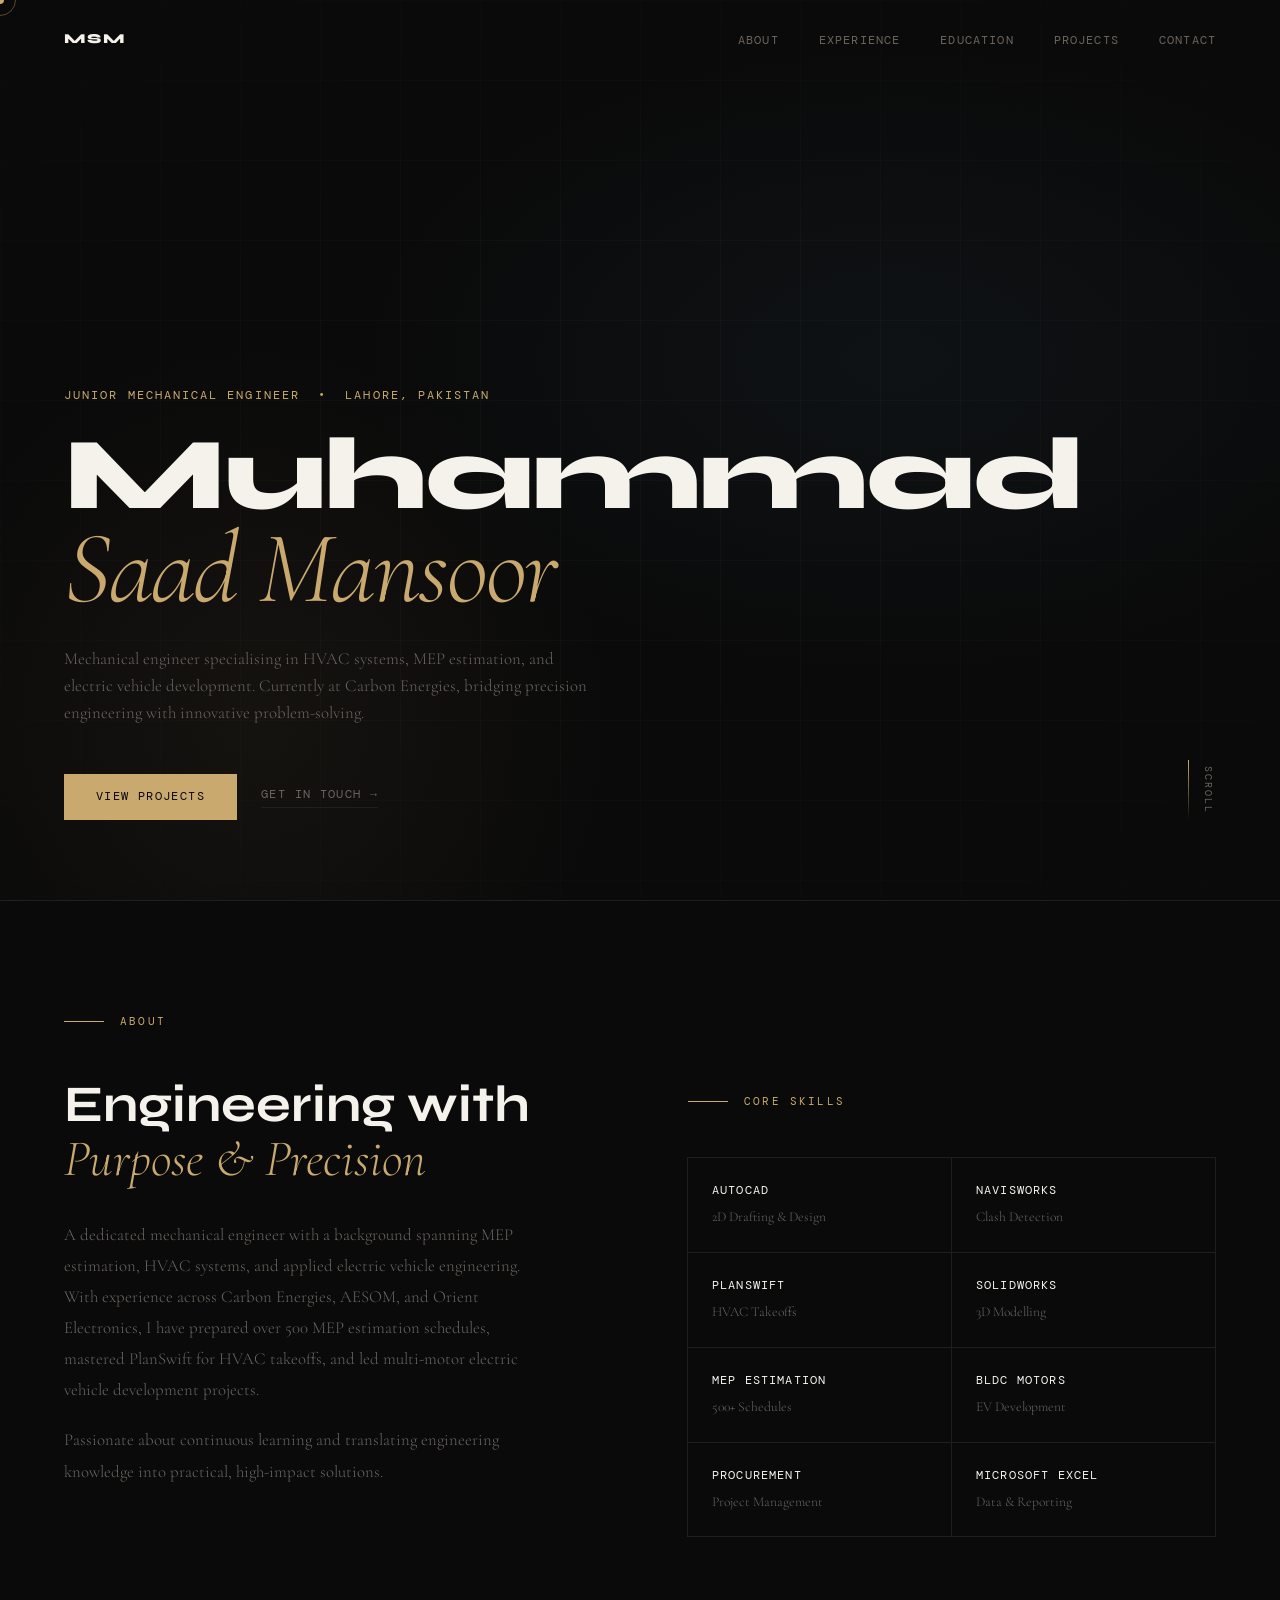
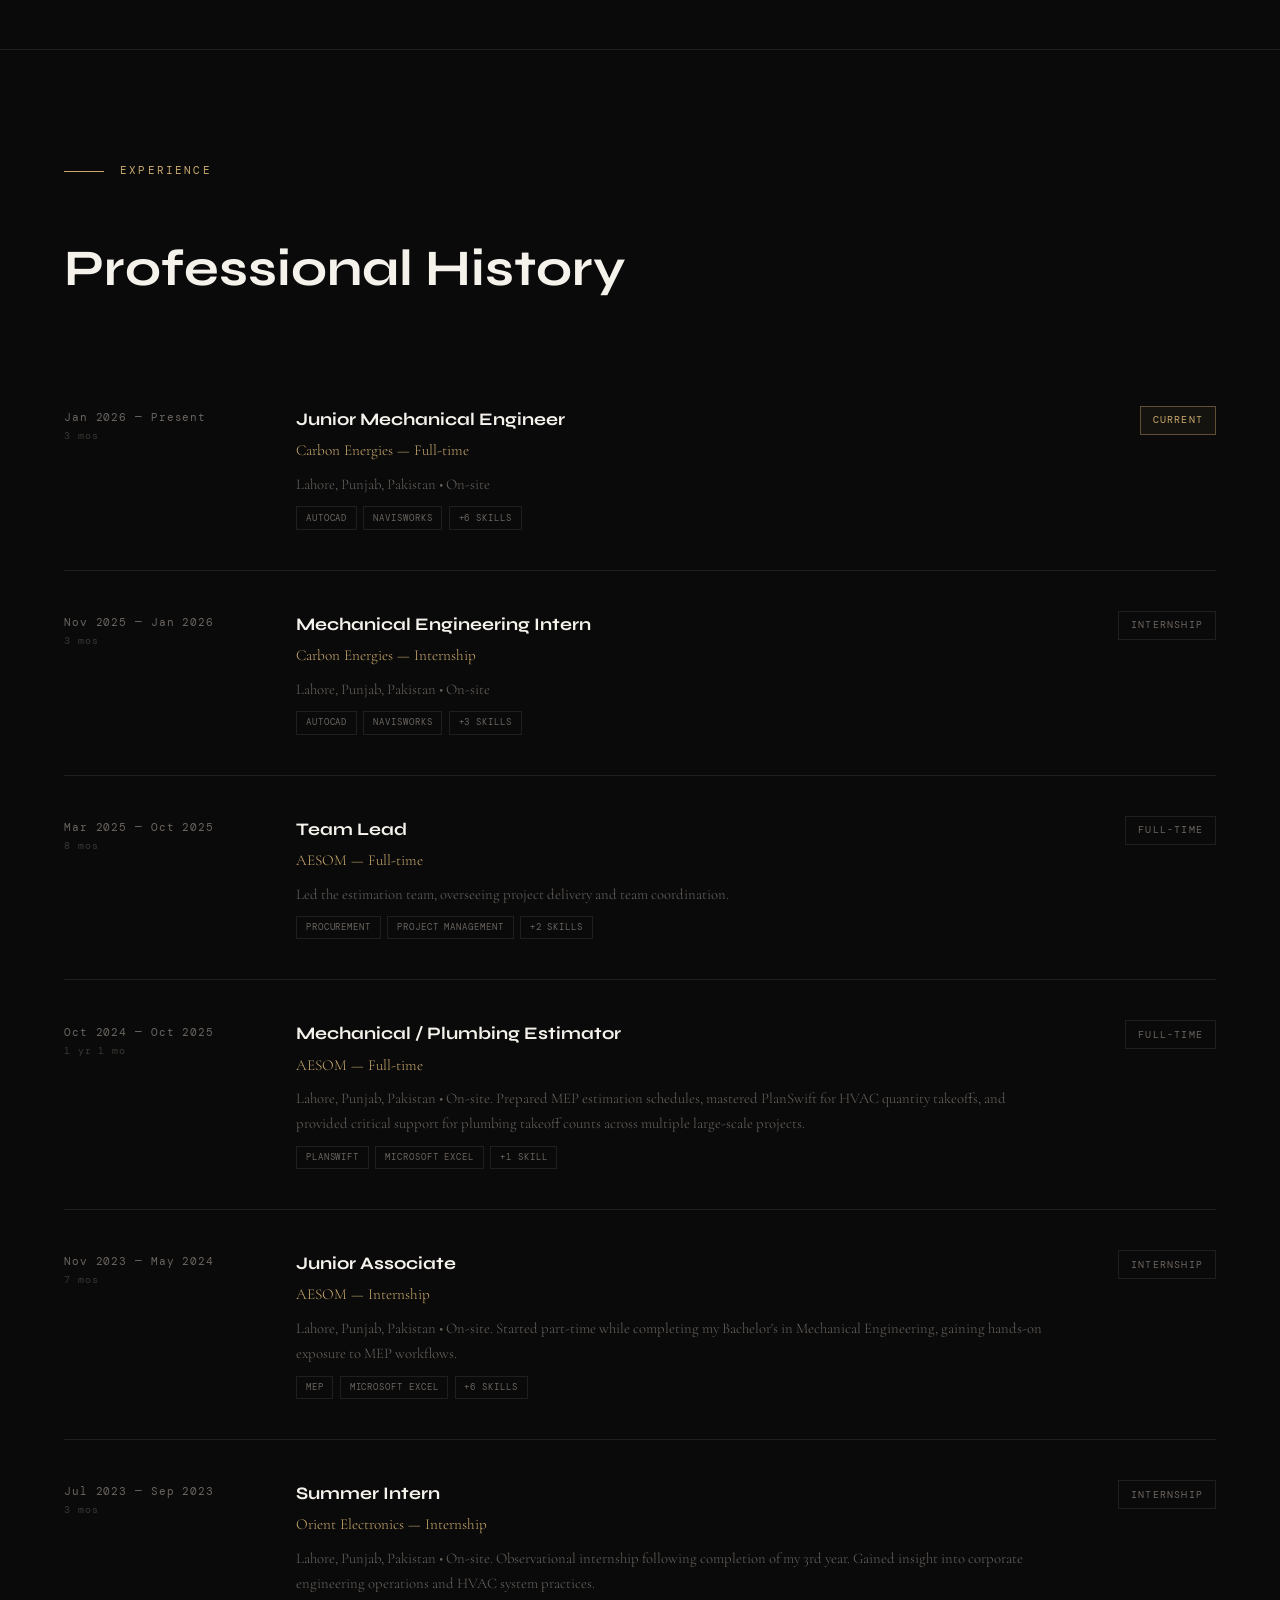
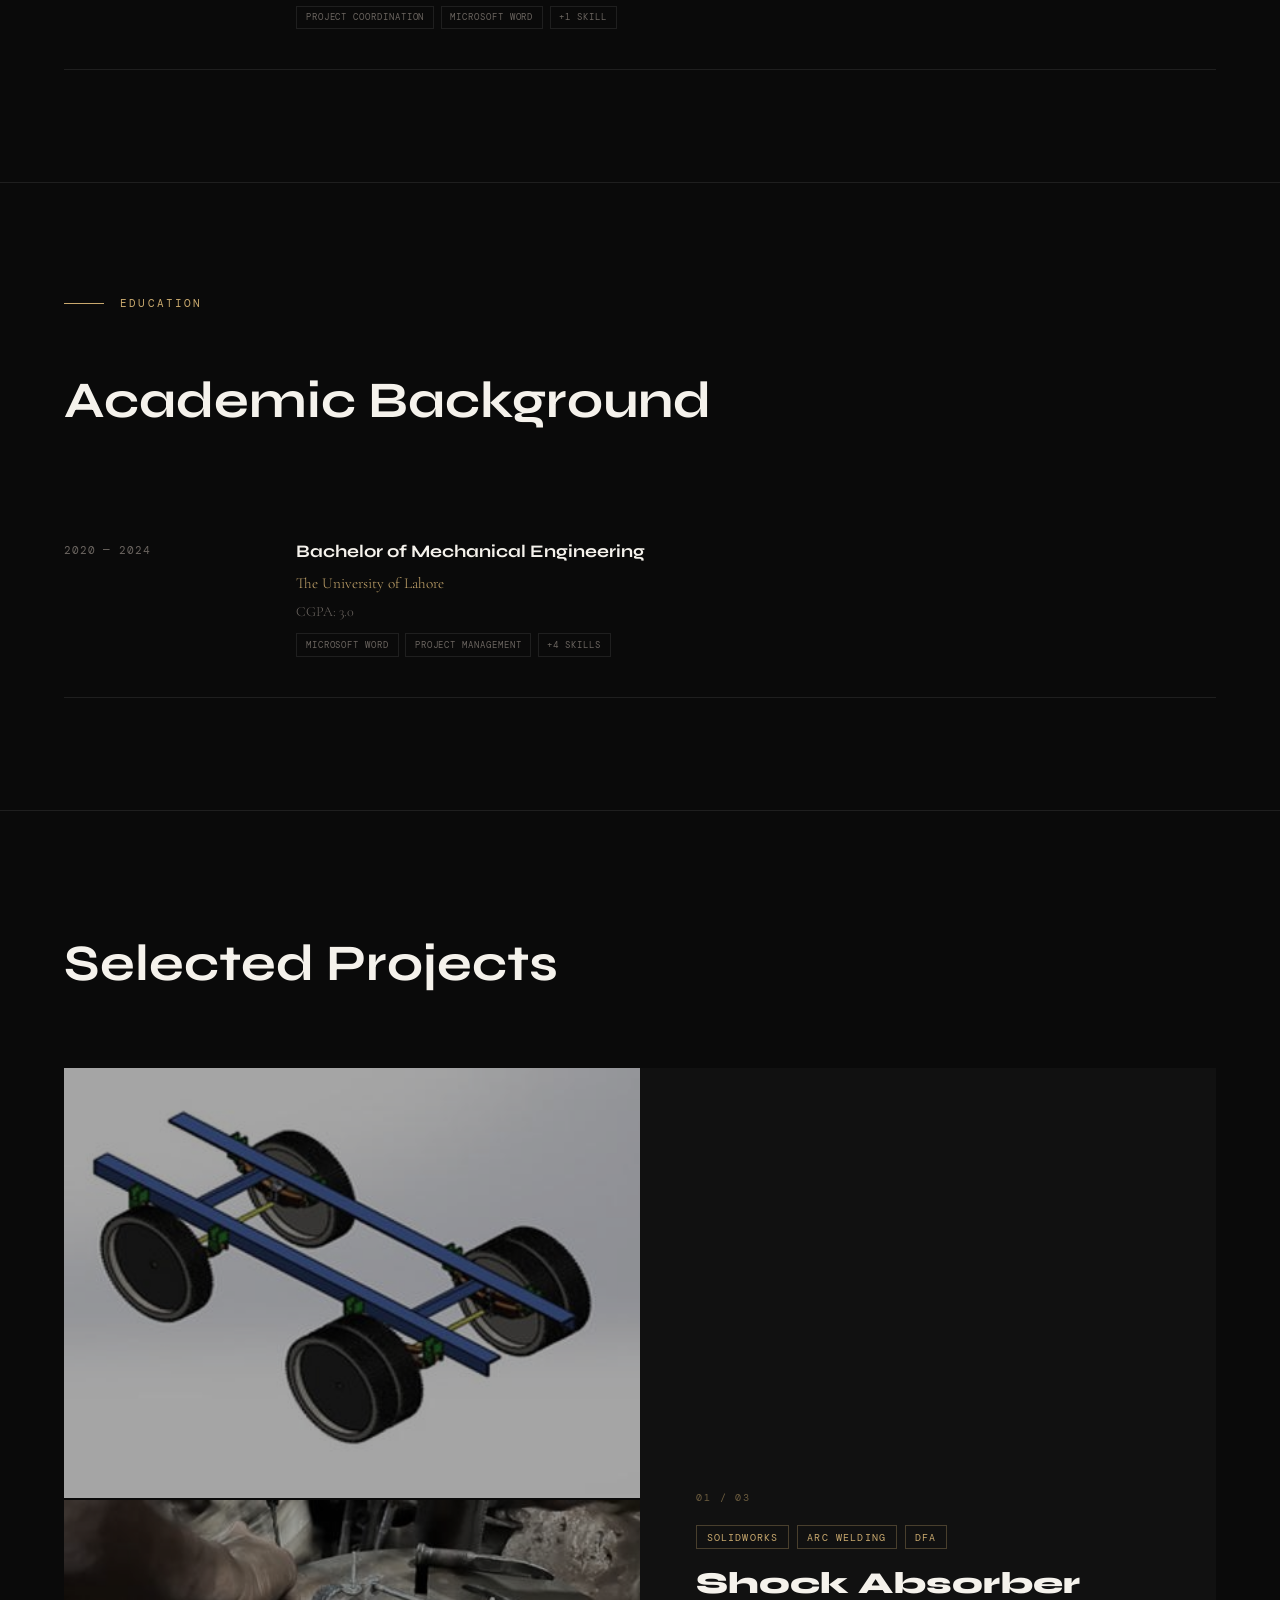
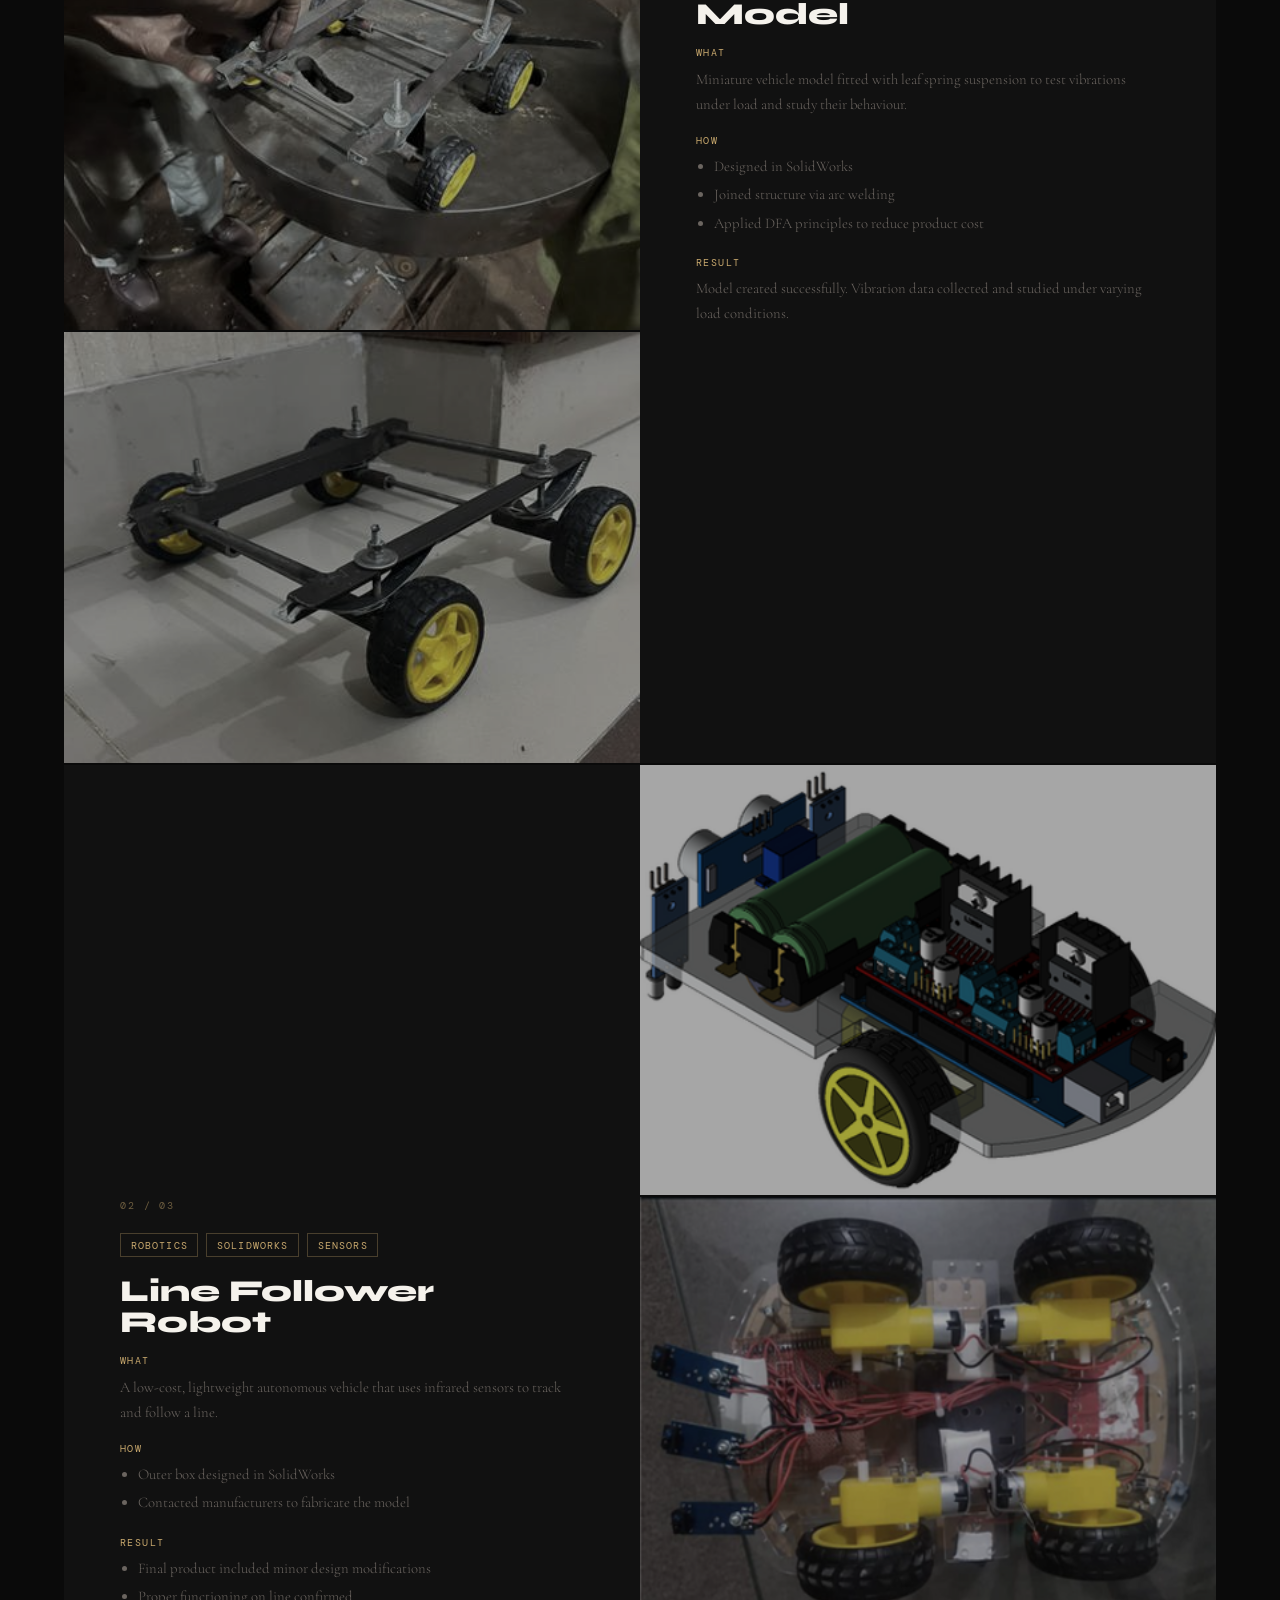
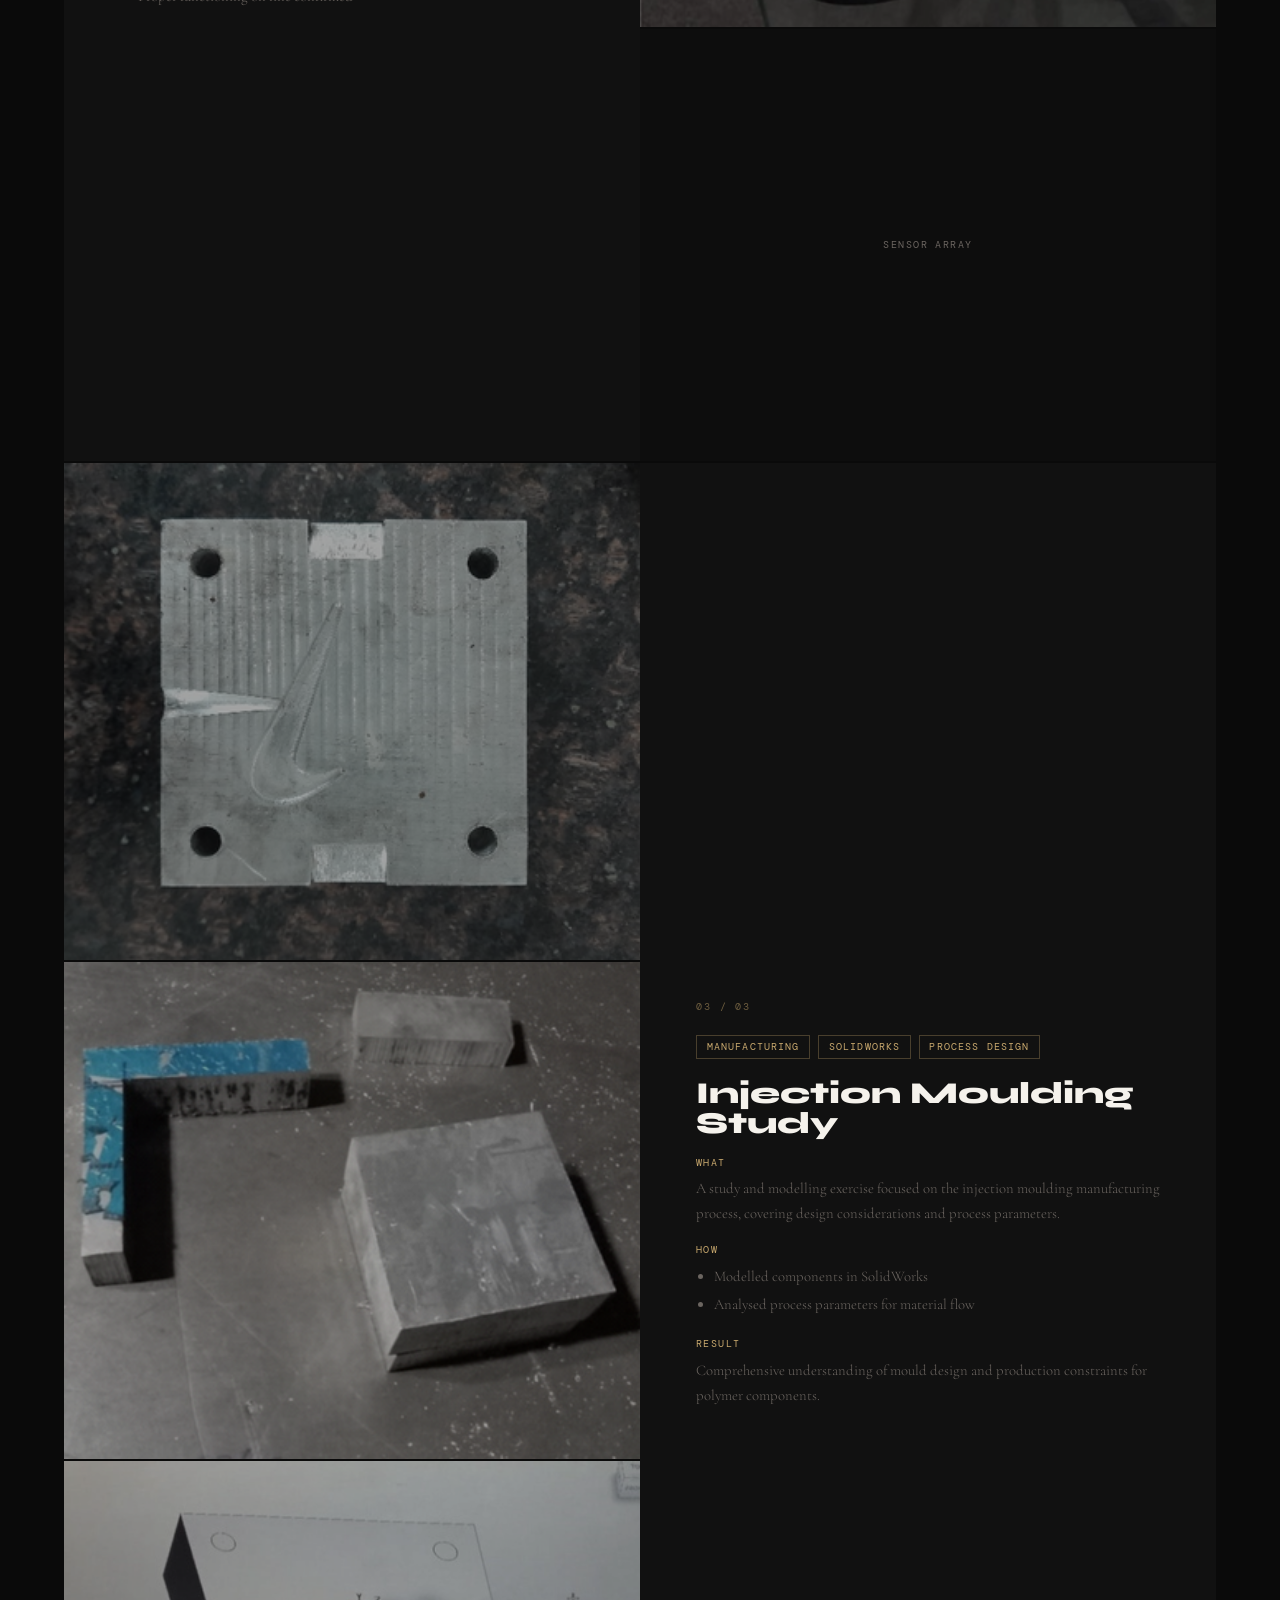
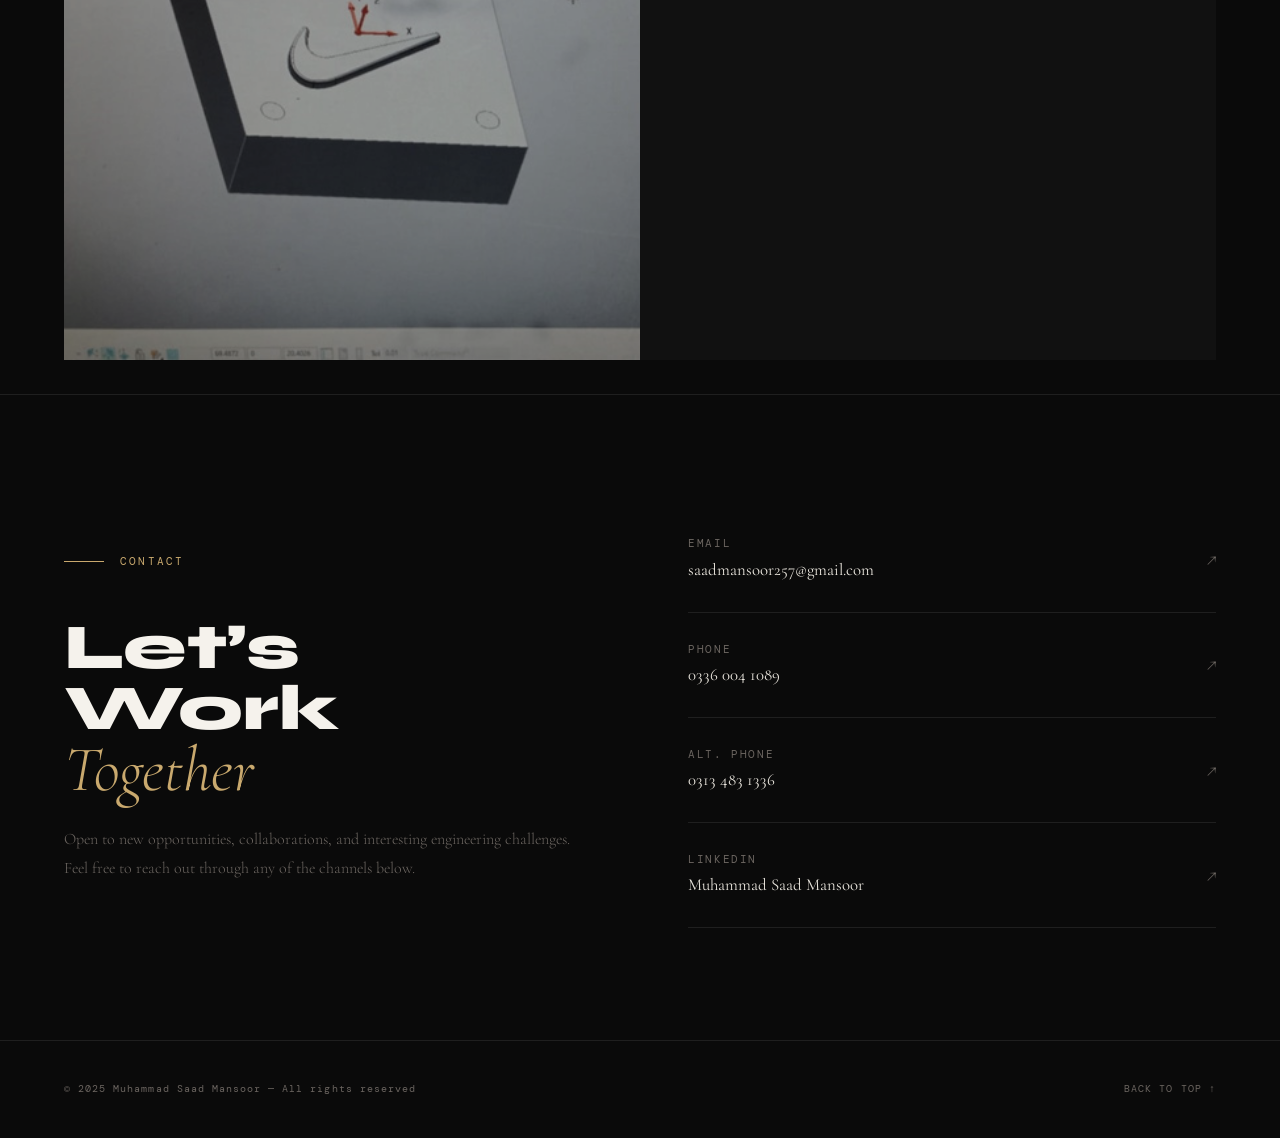
<file: index.html>
<!DOCTYPE html>
<html lang="en">
<head>
  <meta charset="UTF-8" />
  <meta name="viewport" content="width=device-width, initial-scale=1.0"/>
  <title>Muhammad Saad Mansoor — Mechanical Engineer</title>
  <link rel="preconnect" href="https://fonts.googleapis.com"/>
  <link rel="preconnect" href="https://fonts.gstatic.com" crossorigin/>
  <link href="https://fonts.googleapis.com/css2?family=Cormorant+Garamond:ital,wght@0,300;0,400;0,600;1,300;1,400&family=DM+Mono:wght@300;400&family=Syne:wght@400;700;800&display=swap" rel="stylesheet"/>
  <style>
    *, *::before, *::after { margin: 0; padding: 0; box-sizing: border-box; }

    :root {
      --bg:      #0a0a0a;
      --surface: #111111;
      --border:  #1f1f1f;
      --text:    #e8e4dc;
      --muted:   #6b6560;
      --accent:  #c9a96e;
      --white:   #f5f2ec;
    }

    html { scroll-behavior: smooth; }

    body {
      background: var(--bg);
      color: var(--text);
      font-family: 'Cormorant Garamond', Georgia, serif;
      font-size: 18px;
      line-height: 1.6;
      cursor: none;
    }

    /* CURSOR */
    .cursor {
      width: 8px; height: 8px;
      background: var(--accent);
      border-radius: 50%;
      position: fixed; top: 0; left: 0;
      pointer-events: none; z-index: 9999;
    }
    .cursor-ring {
      width: 32px; height: 32px;
      border: 1px solid rgba(201,169,110,0.4);
      border-radius: 50%;
      position: fixed; top: 0; left: 0;
      pointer-events: none; z-index: 9998;
      transition: width 0.3s, height 0.3s, border-color 0.3s, transform 0.35s ease;
    }

    /* NAV */
    nav {
      position: fixed; top: 0; left: 0; right: 0; z-index: 100;
      display: flex; align-items: center; justify-content: space-between;
      padding: 1.5rem 4rem;
      border-bottom: 1px solid transparent;
      transition: border-color 0.4s, background 0.4s;
    }
    nav.scrolled {
      background: rgba(10,10,10,0.93);
      backdrop-filter: blur(14px);
      border-color: var(--border);
    }
    .nav-logo {
      font-family: 'Syne', sans-serif; font-weight: 800;
      font-size: 0.85rem; letter-spacing: 0.15em; text-transform: uppercase;
      color: var(--white); text-decoration: none;
    }
    .nav-links { display: flex; gap: 2.5rem; list-style: none; }
    .nav-links a {
      font-family: 'DM Mono', monospace; font-size: 0.72rem;
      letter-spacing: 0.1em; text-transform: uppercase;
      color: var(--muted); text-decoration: none; transition: color 0.2s;
    }
    .nav-links a:hover { color: var(--accent); }

    /* HERO */
    .hero {
      height: 100vh;
      display: flex; flex-direction: column; justify-content: flex-end;
      padding: 0 4rem 5rem; position: relative; overflow: hidden;
    }
    .hero-bg {
      position: absolute; inset: 0;
      background:
        radial-gradient(ellipse 60% 50% at 70% 40%, rgba(74,127,165,0.07) 0%, transparent 70%),
        radial-gradient(ellipse 40% 60% at 20% 80%, rgba(201,169,110,0.06) 0%, transparent 70%);
    }
    .hero-grid {
      position: absolute; inset: 0;
      background-image:
        linear-gradient(rgba(255,255,255,0.022) 1px, transparent 1px),
        linear-gradient(90deg, rgba(255,255,255,0.022) 1px, transparent 1px);
      background-size: 80px 80px;
      mask-image: radial-gradient(ellipse 80% 80% at 50% 50%, black 30%, transparent 100%);
    }
    .hero-eyebrow {
      font-family: 'DM Mono', monospace; font-size: 0.72rem;
      letter-spacing: 0.18em; text-transform: uppercase;
      color: var(--accent); margin-bottom: 1.5rem;
      opacity: 0; transform: translateY(20px);
      animation: fadeUp 0.8s 0.2s forwards;
    }
    .hero-name {
      font-family: 'Syne', sans-serif; font-size: clamp(3.5rem, 8vw, 7rem);
      font-weight: 800; line-height: 0.9; letter-spacing: -0.02em; color: var(--white);
      opacity: 0; transform: translateY(30px);
      animation: fadeUp 0.9s 0.35s forwards;
    }
    .hero-name em {
      font-style: italic; font-family: 'Cormorant Garamond', serif;
      font-weight: 300; color: var(--accent); display: block;
    }
    .hero-desc {
      max-width: 540px; margin-top: 2rem; font-size: 1.05rem;
      font-weight: 300; color: var(--muted);
      opacity: 0; transform: translateY(20px);
      animation: fadeUp 0.9s 0.55s forwards;
    }
    .hero-cta {
      margin-top: 3rem; display: flex; gap: 1.5rem; align-items: center;
      opacity: 0; transform: translateY(20px);
      animation: fadeUp 0.9s 0.7s forwards;
    }
    .btn-primary {
      font-family: 'DM Mono', monospace; font-size: 0.72rem;
      letter-spacing: 0.12em; text-transform: uppercase;
      color: var(--bg); background: var(--accent); border: none;
      padding: 0.85rem 2rem; text-decoration: none; display: inline-block;
      transition: background 0.2s, transform 0.2s;
    }
    .btn-primary:hover { background: var(--white); transform: translateY(-2px); }
    .btn-ghost {
      font-family: 'DM Mono', monospace; font-size: 0.72rem;
      letter-spacing: 0.12em; text-transform: uppercase;
      color: var(--muted); text-decoration: none;
      border-bottom: 1px solid var(--border); padding-bottom: 2px;
      transition: color 0.2s, border-color 0.2s;
    }
    .btn-ghost:hover { color: var(--accent); border-color: var(--accent); }
    .hero-scroll {
      position: absolute; right: 4rem; bottom: 5rem;
      display: flex; flex-direction: column; align-items: center; gap: 0.75rem;
      font-family: 'DM Mono', monospace; font-size: 0.6rem;
      letter-spacing: 0.2em; text-transform: uppercase; color: var(--muted);
      writing-mode: vertical-rl;
      opacity: 0; animation: fadeUp 1s 1.1s forwards;
    }
    .hero-scroll::after {
      content: ''; width: 1px; height: 60px;
      background: linear-gradient(to bottom, var(--accent), transparent);
      animation: scrollLine 2s 1.5s infinite;
    }
    @keyframes scrollLine {
      0%   { transform: scaleY(0); transform-origin: top; }
      50%  { transform: scaleY(1); transform-origin: top; }
      51%  { transform: scaleY(1); transform-origin: bottom; }
      100% { transform: scaleY(0); transform-origin: bottom; }
    }
    @keyframes fadeUp { to { opacity: 1; transform: translateY(0); } }

    /* SECTIONS */
    section { padding: 7rem 4rem; }
    .section-label {
      font-family: 'DM Mono', monospace; font-size: 0.68rem;
      letter-spacing: 0.2em; text-transform: uppercase;
      color: var(--accent); margin-bottom: 3rem;
      display: flex; align-items: center; gap: 1rem;
    }
    .section-label::before { content: ''; width: 40px; height: 1px; background: var(--accent); }

    /* ABOUT */
    #about {
      display: grid; grid-template-columns: 1fr 1fr; gap: 6rem;
      border-top: 1px solid var(--border);
    }
    .about-title {
      font-family: 'Syne', sans-serif; font-size: clamp(2.2rem, 4vw, 3.5rem);
      font-weight: 700; line-height: 1.05; color: var(--white); margin-bottom: 2rem;
    }
    .about-title em {
      font-family: 'Cormorant Garamond', serif; font-style: italic;
      font-weight: 300; color: var(--accent);
    }
    .about-body { font-size: 1.05rem; font-weight: 300; color: var(--muted); line-height: 1.85; max-width: 480px; }
    .about-body + .about-body { margin-top: 1.2rem; }
    .about-right { padding-top: 5rem; }
    .skills-grid { display: grid; grid-template-columns: 1fr 1fr; gap: 0; }
    .skill-item {
      padding: 1.5rem; border: 1px solid var(--border); margin: -1px 0 0 -1px;
      transition: background 0.25s, border-color 0.25s;
    }
    .skill-item:hover { background: var(--surface); border-color: var(--accent); }
    .skill-name {
      font-family: 'DM Mono', monospace; font-size: 0.72rem;
      letter-spacing: 0.1em; text-transform: uppercase; color: var(--white); margin-bottom: 0.35rem;
    }
    .skill-sub { font-size: 0.85rem; color: var(--muted); font-weight: 300; }

    /* EXPERIENCE */
    #experience { border-top: 1px solid var(--border); }
    .section-title {
      font-family: 'Syne', sans-serif; font-size: clamp(2.2rem, 4vw, 3.5rem);
      font-weight: 700; color: var(--white); margin-bottom: 3.5rem;
    }
    .exp-list { display: flex; flex-direction: column; }
    .exp-item {
      display: grid; grid-template-columns: 200px 1fr 140px;
      gap: 2rem; padding: 2.5rem 0; border-bottom: 1px solid var(--border);
      align-items: start; transition: background 0.2s;
    }
    .exp-item:hover { background: rgba(255,255,255,0.015); }
    .exp-date {
      font-family: 'DM Mono', monospace; font-size: 0.7rem;
      letter-spacing: 0.08em; color: var(--muted); padding-top: 0.2rem; line-height: 1.6;
    }
    .exp-role {
      font-family: 'Syne', sans-serif; font-size: 1.1rem; font-weight: 700;
      color: var(--white); margin-bottom: 0.25rem;
    }
    .exp-company { font-size: 0.95rem; color: var(--accent); font-weight: 300; margin-bottom: 0.6rem; }
    .exp-desc { font-size: 0.92rem; color: var(--muted); font-weight: 300; line-height: 1.7; }
    .exp-skills {
      margin-top: 0.6rem; display: flex; flex-wrap: wrap; gap: 0.4rem;
    }
    .exp-skill-tag {
      font-family: 'DM Mono', monospace; font-size: 0.58rem;
      letter-spacing: 0.1em; text-transform: uppercase;
      color: var(--muted); border: 1px solid var(--border); padding: 0.2rem 0.55rem;
    }
    .exp-badge {
      font-family: 'DM Mono', monospace; font-size: 0.62rem;
      letter-spacing: 0.12em; text-transform: uppercase;
      color: var(--muted); border: 1px solid var(--border);
      padding: 0.35rem 0.75rem; display: inline-block;
      align-self: start; justify-self: end;
    }
    .exp-badge.current {
      color: var(--accent); border-color: rgba(201,169,110,0.4);
      background: rgba(201,169,110,0.06);
    }

    /* EDUCATION */
    #education { border-top: 1px solid var(--border); }
    .edu-item {
      display: grid; grid-template-columns: 200px 1fr;
      gap: 2rem; padding: 2.5rem 0; border-bottom: 1px solid var(--border);
    }
    .edu-degree {
      font-family: 'Syne', sans-serif; font-size: 1.1rem; font-weight: 700; color: var(--white); margin-bottom: 0.25rem;
    }
    .edu-school { font-size: 0.95rem; color: var(--accent); font-weight: 300; margin-bottom: 0.4rem; }
    .edu-detail { font-size: 0.88rem; color: var(--muted); font-weight: 300; }

    /* PROJECTS */
    #projects { border-top: 1px solid var(--border); padding-bottom: 2rem; }
    .projects-header { display: flex; justify-content: space-between; align-items: flex-end; margin-bottom: 4rem; }

    /* Full-width single project layout */
    .project-feature {
      margin-bottom: 2px;
      position: relative; overflow: hidden; background: var(--surface);
    }
    .project-feature-inner {
      display: grid; grid-template-columns: 1fr 1fr;
      min-height: 420px;
    }
    .project-feature-inner.reverse { direction: rtl; }
    .project-feature-inner.reverse > * { direction: ltr; }
    .project-img-wrap {
      position: relative; overflow: hidden;
      background: #0d0d0d;
    }
    .project-img-wrap img {
      width: 100%; height: 100%; object-fit: cover;
      filter: grayscale(35%) brightness(0.65);
      transition: filter 0.6s ease, transform 0.6s ease; display: block;
    }
    .project-feature:hover .project-img-wrap img {
      filter: grayscale(10%) brightness(0.8); transform: scale(1.04);
    }

    /* Multi-image: show 3 stacked photos */
    .project-imgs-triple {
      display: grid; grid-template-rows: 1fr 1fr 1fr; height: 100%;
    }
    .project-imgs-triple .project-img-wrap { border-bottom: 2px solid var(--bg); }
    .project-imgs-triple .project-img-wrap:last-child { border-bottom: none; }

    .project-info {
      padding: 3.5rem; display: flex; flex-direction: column; justify-content: center;
    }
    .project-num {
      font-family: 'DM Mono', monospace; font-size: 0.65rem;
      letter-spacing: 0.18em; color: rgba(201,169,110,0.5);
      margin-bottom: 1.2rem;
    }
    .project-info-name {
      font-family: 'Syne', sans-serif; font-size: 1.9rem; font-weight: 800;
      line-height: 1.0; color: var(--white); margin-bottom: 1rem;
    }
    .project-tags { display: flex; gap: 0.5rem; flex-wrap: wrap; margin-bottom: 1.2rem; }
    .project-tag {
      font-family: 'DM Mono', monospace; font-size: 0.6rem;
      letter-spacing: 0.12em; text-transform: uppercase;
      color: var(--accent); border: 1px solid rgba(201,169,110,0.3); padding: 0.2rem 0.6rem;
    }
    .project-what, .project-how, .project-result {
      margin-bottom: 1rem;
    }
    .project-sub-label {
      font-family: 'DM Mono', monospace; font-size: 0.62rem;
      letter-spacing: 0.14em; text-transform: uppercase; color: var(--accent);
      margin-bottom: 0.35rem;
    }
    .project-sub-text {
      font-size: 0.92rem; color: var(--muted); font-weight: 300; line-height: 1.7;
    }
    .project-sub-text li { margin-left: 1.1rem; margin-bottom: 0.2rem; }

    /* No-image project card */
    .project-noimg .project-info {
      border: 1px solid var(--border); min-height: 280px;
      position: relative; overflow: hidden;
    }
    .project-noimg .project-info::before {
      content: ''; position: absolute; inset: 0;
      background: repeating-linear-gradient(
        45deg, var(--border) 0, var(--border) 1px, transparent 0, transparent 50%
      ); background-size: 20px 20px; opacity: 0.35;
    }
    .project-noimg .project-info > * { position: relative; }

    /* CONTACT */
    #contact {
      border-top: 1px solid var(--border);
      display: grid; grid-template-columns: 1fr 1fr; gap: 6rem; align-items: center;
    }
    .contact-title {
      font-family: 'Syne', sans-serif; font-size: clamp(2.5rem, 5vw, 4.5rem);
      font-weight: 800; line-height: 0.95; color: var(--white); margin-bottom: 1.5rem;
    }
    .contact-title em {
      font-family: 'Cormorant Garamond', serif; font-style: italic;
      font-weight: 300; color: var(--accent); display: block;
    }
    .contact-body { font-size: 1rem; font-weight: 300; color: var(--muted); line-height: 1.8; }
    .contact-link {
      display: flex; align-items: center; justify-content: space-between;
      padding: 1.75rem 0; border-bottom: 1px solid var(--border);
      text-decoration: none; color: var(--text); transition: color 0.2s;
    }
    .contact-link:hover { color: var(--accent); }
    .contact-link-label {
      font-family: 'DM Mono', monospace; font-size: 0.68rem;
      letter-spacing: 0.15em; text-transform: uppercase; color: var(--muted); margin-bottom: 0.25rem;
    }
    .contact-link-value { font-size: 1.05rem; font-weight: 400; }
    .contact-arrow { font-size: 1.2rem; color: var(--muted); transition: color 0.2s, transform 0.2s; }
    .contact-link:hover .contact-arrow { color: var(--accent); transform: translate(4px, -4px); }

    /* FOOTER */
    footer {
      padding: 2.5rem 4rem; border-top: 1px solid var(--border);
      display: flex; justify-content: space-between; align-items: center;
    }
    .footer-copy {
      font-family: 'DM Mono', monospace; font-size: 0.65rem;
      letter-spacing: 0.1em; color: var(--muted);
    }
    .footer-back {
      font-family: 'DM Mono', monospace; font-size: 0.65rem;
      letter-spacing: 0.1em; text-transform: uppercase;
      color: var(--muted); text-decoration: none; transition: color 0.2s;
    }
    .footer-back:hover { color: var(--accent); }

    /* REVEAL */
    .reveal { opacity: 0; transform: translateY(30px); transition: opacity 0.7s ease, transform 0.7s ease; }
    .reveal.visible { opacity: 1; transform: translateY(0); }

    /* RESPONSIVE */
    @media (max-width: 1000px) {
      .project-feature-inner { grid-template-columns: 1fr; min-height: unset; }
      .project-img-wrap { height: 280px; }
      .project-imgs-triple { grid-template-rows: unset; grid-template-columns: 1fr 1fr 1fr; height: 200px; }
    }
    @media (max-width: 900px) {
      nav { padding: 1.2rem 2rem; }
      .hero, section, footer { padding-left: 2rem; padding-right: 2rem; }
      .hero { padding-bottom: 4rem; }
      #about { grid-template-columns: 1fr; gap: 3rem; }
      .about-right { padding-top: 0; }
      .exp-item { grid-template-columns: 1fr; gap: 0.5rem; }
      .exp-badge { justify-self: start; }
      .edu-item { grid-template-columns: 1fr; gap: 0.5rem; }
      #contact { grid-template-columns: 1fr; gap: 3rem; }
      footer { flex-direction: column; gap: 1rem; text-align: center; }
      .hero-scroll, .nav-links { display: none; }
      .project-info { padding: 2rem; }
    }
    @media (max-width: 600px) {
      .skills-grid { grid-template-columns: 1fr; }
    }
  </style>
</head>
<body>

  <div class="cursor" id="cursor"></div>
  <div class="cursor-ring" id="cursorRing"></div>

  <nav id="navbar">
    <a href="#" class="nav-logo">MSM</a>
    <ul class="nav-links">
      <li><a href="#about">About</a></li>
      <li><a href="#experience">Experience</a></li>
      <li><a href="#education">Education</a></li>
      <li><a href="#projects">Projects</a></li>
      <li><a href="#contact">Contact</a></li>
    </ul>
  </nav>

  <!-- HERO -->
  <section class="hero" id="hero">
    <div class="hero-bg"></div>
    <div class="hero-grid"></div>
    <div class="hero-eyebrow">Junior Mechanical Engineer &nbsp;&bull;&nbsp; Lahore, Pakistan</div>
    <h1 class="hero-name">
      Muhammad
      <em>Saad Mansoor</em>
    </h1>
    <p class="hero-desc">
      Mechanical engineer specialising in HVAC systems, MEP estimation,
      and electric vehicle development. Currently at Carbon Energies,
      bridging precision engineering with innovative problem-solving.
    </p>
    <div class="hero-cta">
      <a href="#projects" class="btn-primary">View Projects</a>
      <a href="#contact" class="btn-ghost">Get in Touch &rarr;</a>
    </div>
    <div class="hero-scroll">Scroll</div>
  </section>

  <!-- ABOUT -->
  <section id="about">
    <div class="about-left reveal">
      <div class="section-label">About</div>
      <h2 class="about-title">
        Engineering with<br>
        <em>Purpose &amp; Precision</em>
      </h2>
      <p class="about-body">
        A dedicated mechanical engineer with a background spanning MEP estimation,
        HVAC systems, and applied electric vehicle engineering. With experience
        across Carbon Energies, AESOM, and Orient Electronics, I have prepared
        over 500 MEP estimation schedules, mastered PlanSwift for HVAC takeoffs,
        and led multi-motor electric vehicle development projects.
      </p>
      <p class="about-body">
        Passionate about continuous learning and translating engineering
        knowledge into practical, high-impact solutions.
      </p>
    </div>
    <div class="about-right reveal" style="transition-delay:0.15s">
      <div class="section-label">Core Skills</div>
      <div class="skills-grid">
        <div class="skill-item">
          <div class="skill-name">AutoCAD</div>
          <div class="skill-sub">2D Drafting &amp; Design</div>
        </div>
        <div class="skill-item">
          <div class="skill-name">Navisworks</div>
          <div class="skill-sub">Clash Detection</div>
        </div>
        <div class="skill-item">
          <div class="skill-name">PlanSwift</div>
          <div class="skill-sub">HVAC Takeoffs</div>
        </div>
        <div class="skill-item">
          <div class="skill-name">SolidWorks</div>
          <div class="skill-sub">3D Modelling</div>
        </div>
        <div class="skill-item">
          <div class="skill-name">MEP Estimation</div>
          <div class="skill-sub">500+ Schedules</div>
        </div>
        <div class="skill-item">
          <div class="skill-name">BLDC Motors</div>
          <div class="skill-sub">EV Development</div>
        </div>
        <div class="skill-item">
          <div class="skill-name">Procurement</div>
          <div class="skill-sub">Project Management</div>
        </div>
        <div class="skill-item">
          <div class="skill-name">Microsoft Excel</div>
          <div class="skill-sub">Data &amp; Reporting</div>
        </div>
      </div>
    </div>
  </section>

  <!-- EXPERIENCE -->
  <section id="experience">
    <div class="section-label reveal">Experience</div>
    <h2 class="section-title reveal">Professional History</h2>
    <div class="exp-list">

      <div class="exp-item reveal">
        <div class="exp-date">
          Jan 2026 &mdash; Present<br>
          <span style="opacity:0.5; font-size:0.65rem;">3 mos</span>
        </div>
        <div>
          <div class="exp-role">Junior Mechanical Engineer</div>
          <div class="exp-company">Carbon Energies &mdash; Full-time</div>
          <div class="exp-desc">Lahore, Punjab, Pakistan &bull; On-site</div>
          <div class="exp-skills">
            <span class="exp-skill-tag">AutoCAD</span>
            <span class="exp-skill-tag">Navisworks</span>
            <span class="exp-skill-tag">+6 skills</span>
          </div>
        </div>
        <div class="exp-badge current">Current</div>
      </div>

      <div class="exp-item reveal">
        <div class="exp-date">
          Nov 2025 &mdash; Jan 2026<br>
          <span style="opacity:0.5; font-size:0.65rem;">3 mos</span>
        </div>
        <div>
          <div class="exp-role">Mechanical Engineering Intern</div>
          <div class="exp-company">Carbon Energies &mdash; Internship</div>
          <div class="exp-desc">Lahore, Punjab, Pakistan &bull; On-site</div>
          <div class="exp-skills">
            <span class="exp-skill-tag">AutoCAD</span>
            <span class="exp-skill-tag">Navisworks</span>
            <span class="exp-skill-tag">+3 skills</span>
          </div>
        </div>
        <div class="exp-badge">Internship</div>
      </div>

      <div class="exp-item reveal">
        <div class="exp-date">
          Mar 2025 &mdash; Oct 2025<br>
          <span style="opacity:0.5; font-size:0.65rem;">8 mos</span>
        </div>
        <div>
          <div class="exp-role">Team Lead</div>
          <div class="exp-company">AESOM &mdash; Full-time</div>
          <div class="exp-desc">Led the estimation team, overseeing project delivery and team coordination.</div>
          <div class="exp-skills">
            <span class="exp-skill-tag">Procurement</span>
            <span class="exp-skill-tag">Project Management</span>
            <span class="exp-skill-tag">+2 skills</span>
          </div>
        </div>
        <div class="exp-badge">Full-time</div>
      </div>

      <div class="exp-item reveal">
        <div class="exp-date">
          Oct 2024 &mdash; Oct 2025<br>
          <span style="opacity:0.5; font-size:0.65rem;">1 yr 1 mo</span>
        </div>
        <div>
          <div class="exp-role">Mechanical / Plumbing Estimator</div>
          <div class="exp-company">AESOM &mdash; Full-time</div>
          <div class="exp-desc">Lahore, Punjab, Pakistan &bull; On-site. Prepared MEP estimation schedules, mastered PlanSwift for HVAC quantity takeoffs, and provided critical support for plumbing takeoff counts across multiple large-scale projects.</div>
          <div class="exp-skills">
            <span class="exp-skill-tag">PlanSwift</span>
            <span class="exp-skill-tag">Microsoft Excel</span>
            <span class="exp-skill-tag">+1 skill</span>
          </div>
        </div>
        <div class="exp-badge">Full-time</div>
      </div>

      <div class="exp-item reveal">
        <div class="exp-date">
          Nov 2023 &mdash; May 2024<br>
          <span style="opacity:0.5; font-size:0.65rem;">7 mos</span>
        </div>
        <div>
          <div class="exp-role">Junior Associate</div>
          <div class="exp-company">AESOM &mdash; Internship</div>
          <div class="exp-desc">Lahore, Punjab, Pakistan &bull; On-site. Started part-time while completing my Bachelor's in Mechanical Engineering, gaining hands-on exposure to MEP workflows.</div>
          <div class="exp-skills">
            <span class="exp-skill-tag">MEP</span>
            <span class="exp-skill-tag">Microsoft Excel</span>
            <span class="exp-skill-tag">+6 skills</span>
          </div>
        </div>
        <div class="exp-badge">Internship</div>
      </div>

      <div class="exp-item reveal">
        <div class="exp-date">
          Jul 2023 &mdash; Sep 2023<br>
          <span style="opacity:0.5; font-size:0.65rem;">3 mos</span>
        </div>
        <div>
          <div class="exp-role">Summer Intern</div>
          <div class="exp-company">Orient Electronics &mdash; Internship</div>
          <div class="exp-desc">Lahore, Punjab, Pakistan &bull; On-site. Observational internship following completion of my 3rd year. Gained insight into corporate engineering operations and HVAC system practices.</div>
          <div class="exp-skills">
            <span class="exp-skill-tag">Project Coordination</span>
            <span class="exp-skill-tag">Microsoft Word</span>
            <span class="exp-skill-tag">+1 skill</span>
          </div>
        </div>
        <div class="exp-badge">Internship</div>
      </div>

    </div>
  </section>

  <!-- EDUCATION -->
  <section id="education">
    <div class="section-label reveal">Education</div>
    <h2 class="section-title reveal">Academic Background</h2>
    <div class="exp-list">
      <div class="edu-item reveal">
        <div class="exp-date">2020 &mdash; 2024</div>
        <div>
          <div class="edu-degree">Bachelor of Mechanical Engineering</div>
          <div class="edu-school">The University of Lahore</div>
          <div class="edu-detail">CGPA: 3.0</div>
          <div class="exp-skills" style="margin-top:0.6rem;">
            <span class="exp-skill-tag">Microsoft Word</span>
            <span class="exp-skill-tag">Project Management</span>
            <span class="exp-skill-tag">+4 skills</span>
          </div>
        </div>
      </div>
    </div>
  </section>

  <!-- PROJECTS -->
  <section id="projects">
    <div class="projects-header reveal">
      <h2 class="section-title" style="margin-bottom:0">Selected Projects</h2>
    </div>

    <!-- Shock Absorber -->
    <div class="project-feature reveal">
      <div class="project-feature-inner">
        <div class="project-imgs-triple">
          <div class="project-img-wrap">
            <img src="images/shock_absorber11jpg.jpg" alt="Shock Absorber - Overview"/>
          </div>
          <div class="project-img-wrap">
            <img src="images/shock_absorber22.jpg" alt="Shock Absorber - Assembly"/>
          </div>
          <div class="project-img-wrap">
            <img src="images/shock_absorber33.jpg" alt="Shock Absorber - Result"/>
          </div>
        </div>
        <div class="project-info">
          <div class="project-num">01 / 03</div>
          <div class="project-tags">
            <span class="project-tag">SolidWorks</span>
            <span class="project-tag">Arc Welding</span>
            <span class="project-tag">DFA</span>
          </div>
          <div class="project-info-name">Shock Absorber<br>Model</div>
          <div class="project-what">
            <div class="project-sub-label">What</div>
            <div class="project-sub-text">Miniature vehicle model fitted with leaf spring suspension to test vibrations under load and study their behaviour.</div>
          </div>
          <div class="project-how">
            <div class="project-sub-label">How</div>
            <ul class="project-sub-text">
              <li>Designed in SolidWorks</li>
              <li>Joined structure via arc welding</li>
              <li>Applied DFA principles to reduce product cost</li>
            </ul>
          </div>
          <div class="project-result">
            <div class="project-sub-label">Result</div>
            <div class="project-sub-text">Model created successfully. Vibration data collected and studied under varying load conditions.</div>
          </div>
        </div>
      </div>
    </div>

    <!-- Line Follower Robot -->
    <div class="project-feature reveal" style="transition-delay:0.1s">
      <div class="project-feature-inner reverse">
        <div class="project-imgs-triple">
          <div class="project-img-wrap">
            <img src="images/line follower11.png" alt="Line Follower - Design"/>
          </div>
          <div class="project-img-wrap">
            <img src="images/line follower22.png" alt="Line Follower - Final"/>
          </div>
          <div class="project-img-wrap" style="background:#0d0d0d; display:flex; align-items:center; justify-content:center;">
            <span style="font-family:'DM Mono',monospace; font-size:0.6rem; letter-spacing:0.15em; color:var(--muted); text-transform:uppercase;">Sensor Array</span>
          </div>
        </div>
        <div class="project-info">
          <div class="project-num">02 / 03</div>
          <div class="project-tags">
            <span class="project-tag">Robotics</span>
            <span class="project-tag">SolidWorks</span>
            <span class="project-tag">Sensors</span>
          </div>
          <div class="project-info-name">Line Follower<br>Robot</div>
          <div class="project-what">
            <div class="project-sub-label">What</div>
            <div class="project-sub-text">A low-cost, lightweight autonomous vehicle that uses infrared sensors to track and follow a line.</div>
          </div>
          <div class="project-how">
            <div class="project-sub-label">How</div>
            <ul class="project-sub-text">
              <li>Outer box designed in SolidWorks</li>
              <li>Contacted manufacturers to fabricate the model</li>
            </ul>
          </div>
          <div class="project-result">
            <div class="project-sub-label">Result</div>
            <ul class="project-sub-text">
              <li>Final product included minor design modifications</li>
              <li>Proper functioning on line confirmed</li>
            </ul>
          </div>
        </div>
      </div>
    </div>

    <!-- Injection Molding -->
    <div class="project-feature reveal" style="transition-delay:0.2s">
      <div class="project-feature-inner">
        <div class="project-imgs-triple">
          <div class="project-img-wrap">
            <img src="images/injection_molding1.png" alt="Injection Molding 1"/>
          </div>
          <div class="project-img-wrap">
            <img src="images/injection_molding2.png" alt="Injection Molding 2"/>
          </div>
          <div class="project-img-wrap">
            <img src="images/injection_molding3.jpg" alt="Injection Molding 3"/>
          </div>
        </div>
        <div class="project-info">
          <div class="project-num">03 / 03</div>
          <div class="project-tags">
            <span class="project-tag">Manufacturing</span>
            <span class="project-tag">SolidWorks</span>
            <span class="project-tag">Process Design</span>
          </div>
          <div class="project-info-name">Injection Moulding<br>Study</div>
          <div class="project-what">
            <div class="project-sub-label">What</div>
            <div class="project-sub-text">A study and modelling exercise focused on the injection moulding manufacturing process, covering design considerations and process parameters.</div>
          </div>
          <div class="project-how">
            <div class="project-sub-label">How</div>
            <ul class="project-sub-text">
              <li>Modelled components in SolidWorks</li>
              <li>Analysed process parameters for material flow</li>
            </ul>
          </div>
          <div class="project-result">
            <div class="project-sub-label">Result</div>
            <div class="project-sub-text">Comprehensive understanding of mould design and production constraints for polymer components.</div>
          </div>
        </div>
      </div>
    </div>

  </section>

  <!-- CONTACT -->
  <section id="contact">
    <div class="contact-left reveal">
      <div class="section-label">Contact</div>
      <h2 class="contact-title">
        Let&rsquo;s Work
        <em>Together</em>
      </h2>
      <p class="contact-body">
        Open to new opportunities, collaborations, and interesting
        engineering challenges. Feel free to reach out through any
        of the channels below.
      </p>
    </div>
    <div class="reveal" style="transition-delay:0.15s">
      <a href="mailto:saadmansoor257@gmail.com" class="contact-link">
        <div>
          <div class="contact-link-label">Email</div>
          <div class="contact-link-value">saadmansoor257@gmail.com</div>
        </div>
        <div class="contact-arrow">&#8599;</div>
      </a>
      <a href="tel:03360041089" class="contact-link">
        <div>
          <div class="contact-link-label">Phone</div>
          <div class="contact-link-value">0336 004 1089</div>
        </div>
        <div class="contact-arrow">&#8599;</div>
      </a>
      <a href="tel:03134831336" class="contact-link">
        <div>
          <div class="contact-link-label">Alt. Phone</div>
          <div class="contact-link-value">0313 483 1336</div>
        </div>
        <div class="contact-arrow">&#8599;</div>
      </a>
      <a href="https://www.linkedin.com/in/muhammad-saad-mansoor-a9750a229/" target="_blank" class="contact-link">
        <div>
          <div class="contact-link-label">LinkedIn</div>
          <div class="contact-link-value">Muhammad Saad Mansoor</div>
        </div>
        <div class="contact-arrow">&#8599;</div>
      </a>
    </div>
  </section>

  <footer>
    <div class="footer-copy">&copy; 2025 Muhammad Saad Mansoor &mdash; All rights reserved</div>
    <a href="#hero" class="footer-back">Back to top &uarr;</a>
  </footer>

  <script>
    // Custom cursor
    const cursor = document.getElementById('cursor');
    const ring = document.getElementById('cursorRing');
    let mx = 0, my = 0, rx = 0, ry = 0;
    document.addEventListener('mousemove', e => { mx = e.clientX; my = e.clientY; });
    (function tick() {
      cursor.style.transform = `translate(${mx-4}px,${my-4}px)`;
      rx += (mx-rx)*0.12; ry += (my-ry)*0.12;
      ring.style.transform = `translate(${rx-16}px,${ry-16}px)`;
      requestAnimationFrame(tick);
    })();
    document.querySelectorAll('a,button').forEach(el => {
      el.addEventListener('mouseenter', () => { ring.style.width='48px'; ring.style.height='48px'; ring.style.borderColor='var(--accent)'; });
      el.addEventListener('mouseleave', () => { ring.style.width='32px'; ring.style.height='32px'; ring.style.borderColor='rgba(201,169,110,0.4)'; });
    });

    // Sticky nav
    const navbar = document.getElementById('navbar');
    window.addEventListener('scroll', () => navbar.classList.toggle('scrolled', scrollY > 60));

    // Scroll reveals
    const observer = new IntersectionObserver(entries => {
      entries.forEach(e => { if (e.isIntersecting) e.target.classList.add('visible'); });
    }, { threshold: 0.1 });
    document.querySelectorAll('.reveal').forEach(r => observer.observe(r));
  </script>
</body>
</html>
</file>
